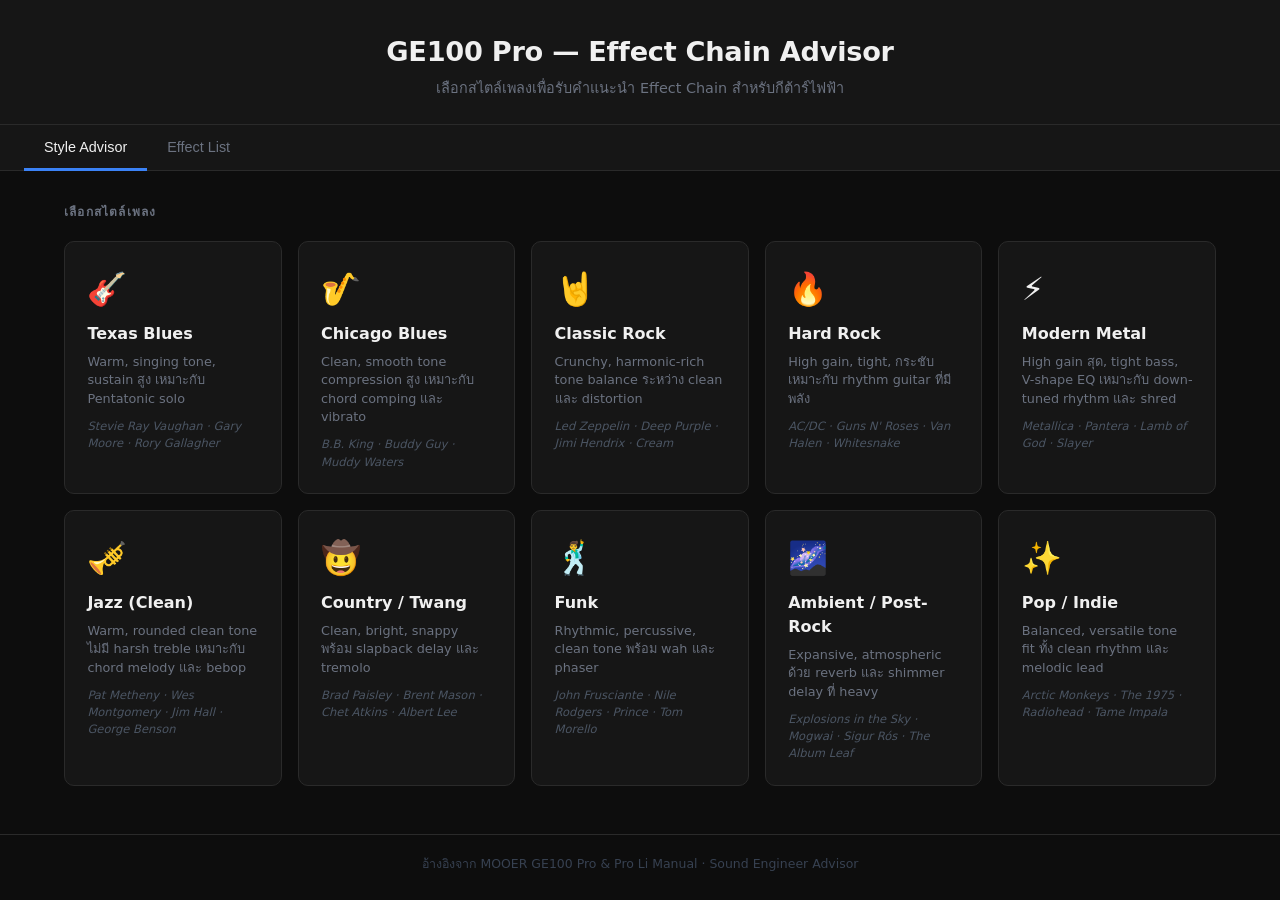
<file: public/ge100/index.html>
<!DOCTYPE html>
<html lang="th">
<head>
  <meta charset="UTF-8">
  <meta name="viewport" content="width=device-width, initial-scale=1.0">
  <title>GE100 Pro — Effect Chain Advisor</title>
  <link rel="stylesheet" href="css/styles.css">
</head>
<body>
  <header>
    <h1>GE100 Pro — Effect Chain Advisor</h1>
    <p>เลือกสไตล์เพลงเพื่อรับคำแนะนำ Effect Chain สำหรับกีต้าร์ไฟฟ้า</p>
  </header>

  <nav class="tab-nav">
    <button class="tab-btn tab-active" data-view="advisor" onclick="switchView('advisor')">Style Advisor</button>
    <button class="tab-btn" data-view="effects" onclick="switchView('effects')">Effect List</button>
  </nav>

  <main>
    <!-- ── Style Advisor ── -->
    <section id="style-selector">
      <h2>เลือกสไตล์เพลง</h2>
      <div id="style-grid" class="style-grid"></div>
    </section>

    <section id="recommendation" class="hidden">
      <div id="style-header"></div>
      <div id="chain-container"></div>
      <div id="tips-container"></div>
    </section>

    <!-- ── Effect List ── -->
    <section id="effect-list" class="hidden">
      <div class="effect-list-controls">
        <input type="text" id="effect-search" placeholder="ค้นหา effect, model, หรือ based on..." autocomplete="off" />
        <div id="category-filters" class="category-filters"></div>
      </div>
      <div id="effect-results"></div>
    </section>
  </main>

  <footer>
    <p>อ้างอิงจาก MOOER GE100 Pro &amp; Pro Li Manual · Sound Engineer Advisor</p>
  </footer>

  <script src="js/presets.js"></script>
  <script src="js/effects.js"></script>
  <script src="js/app.js"></script>
</body>
</html>
</file>
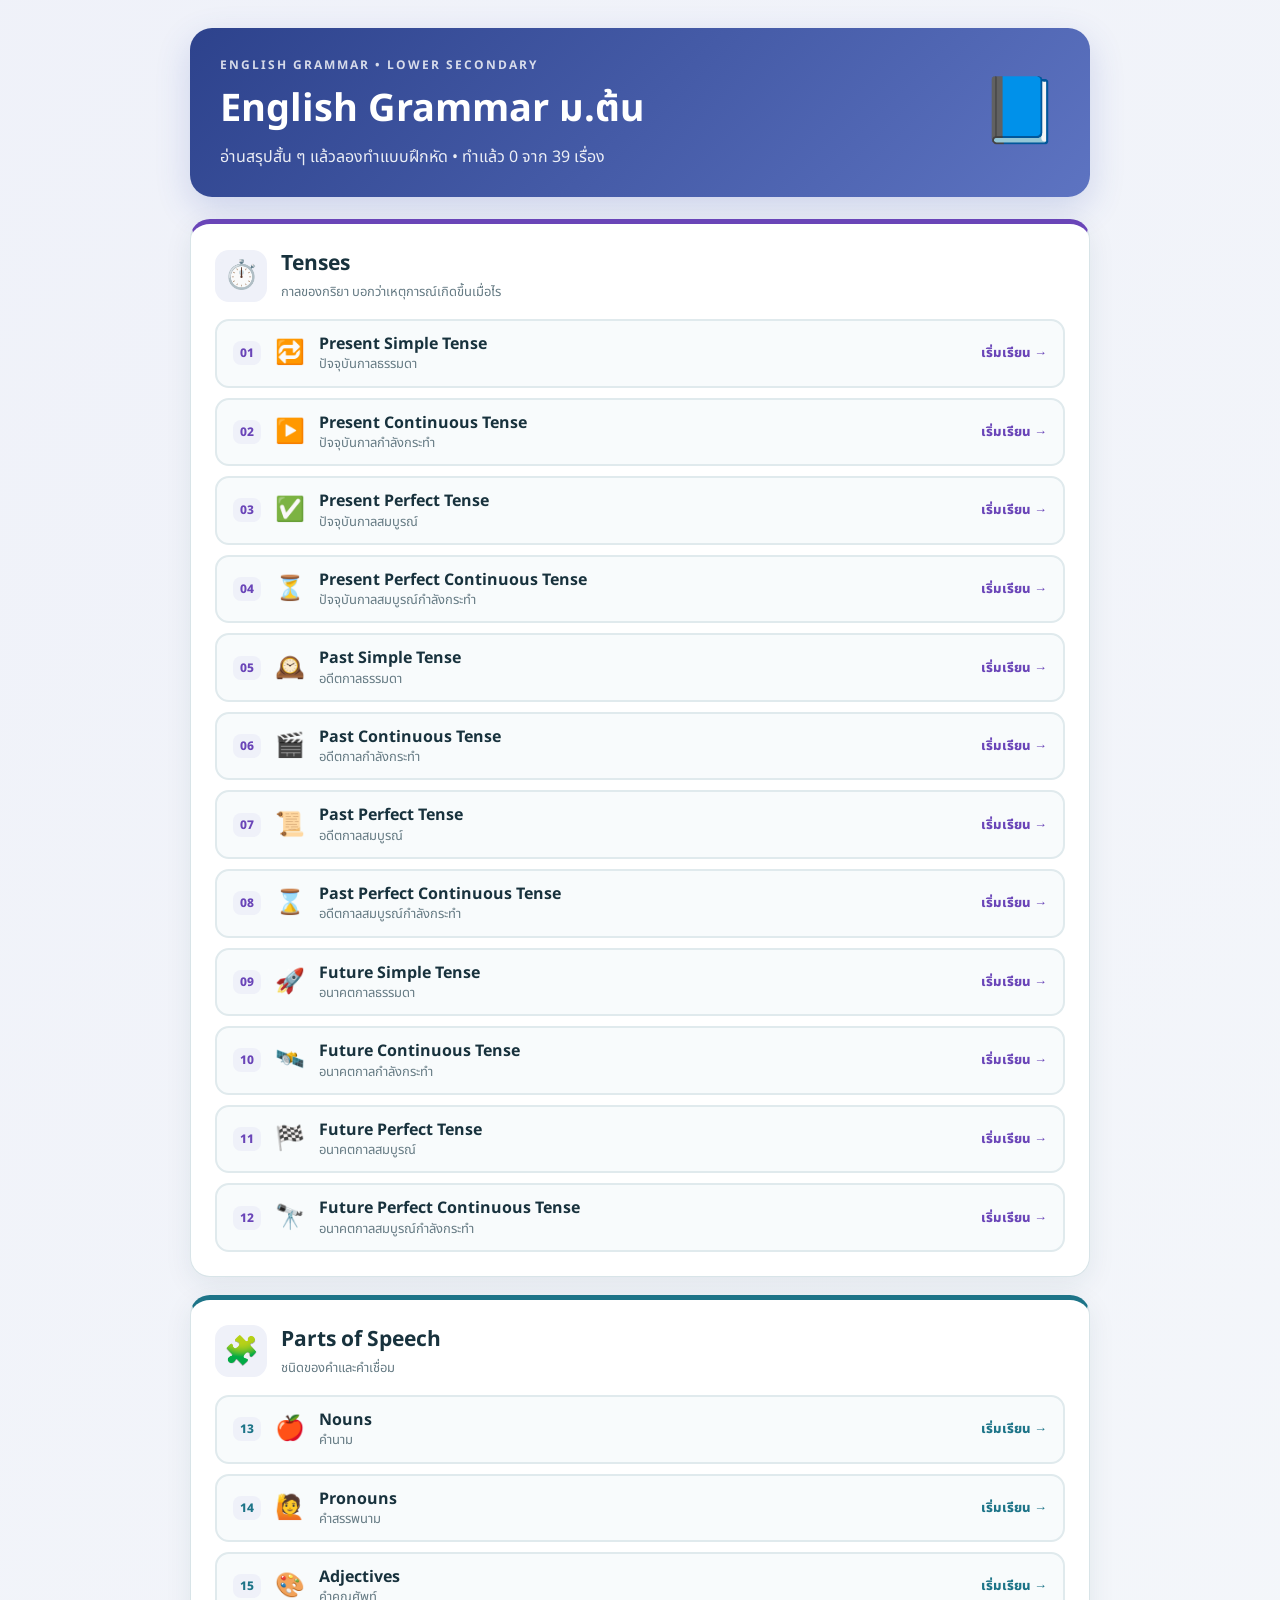
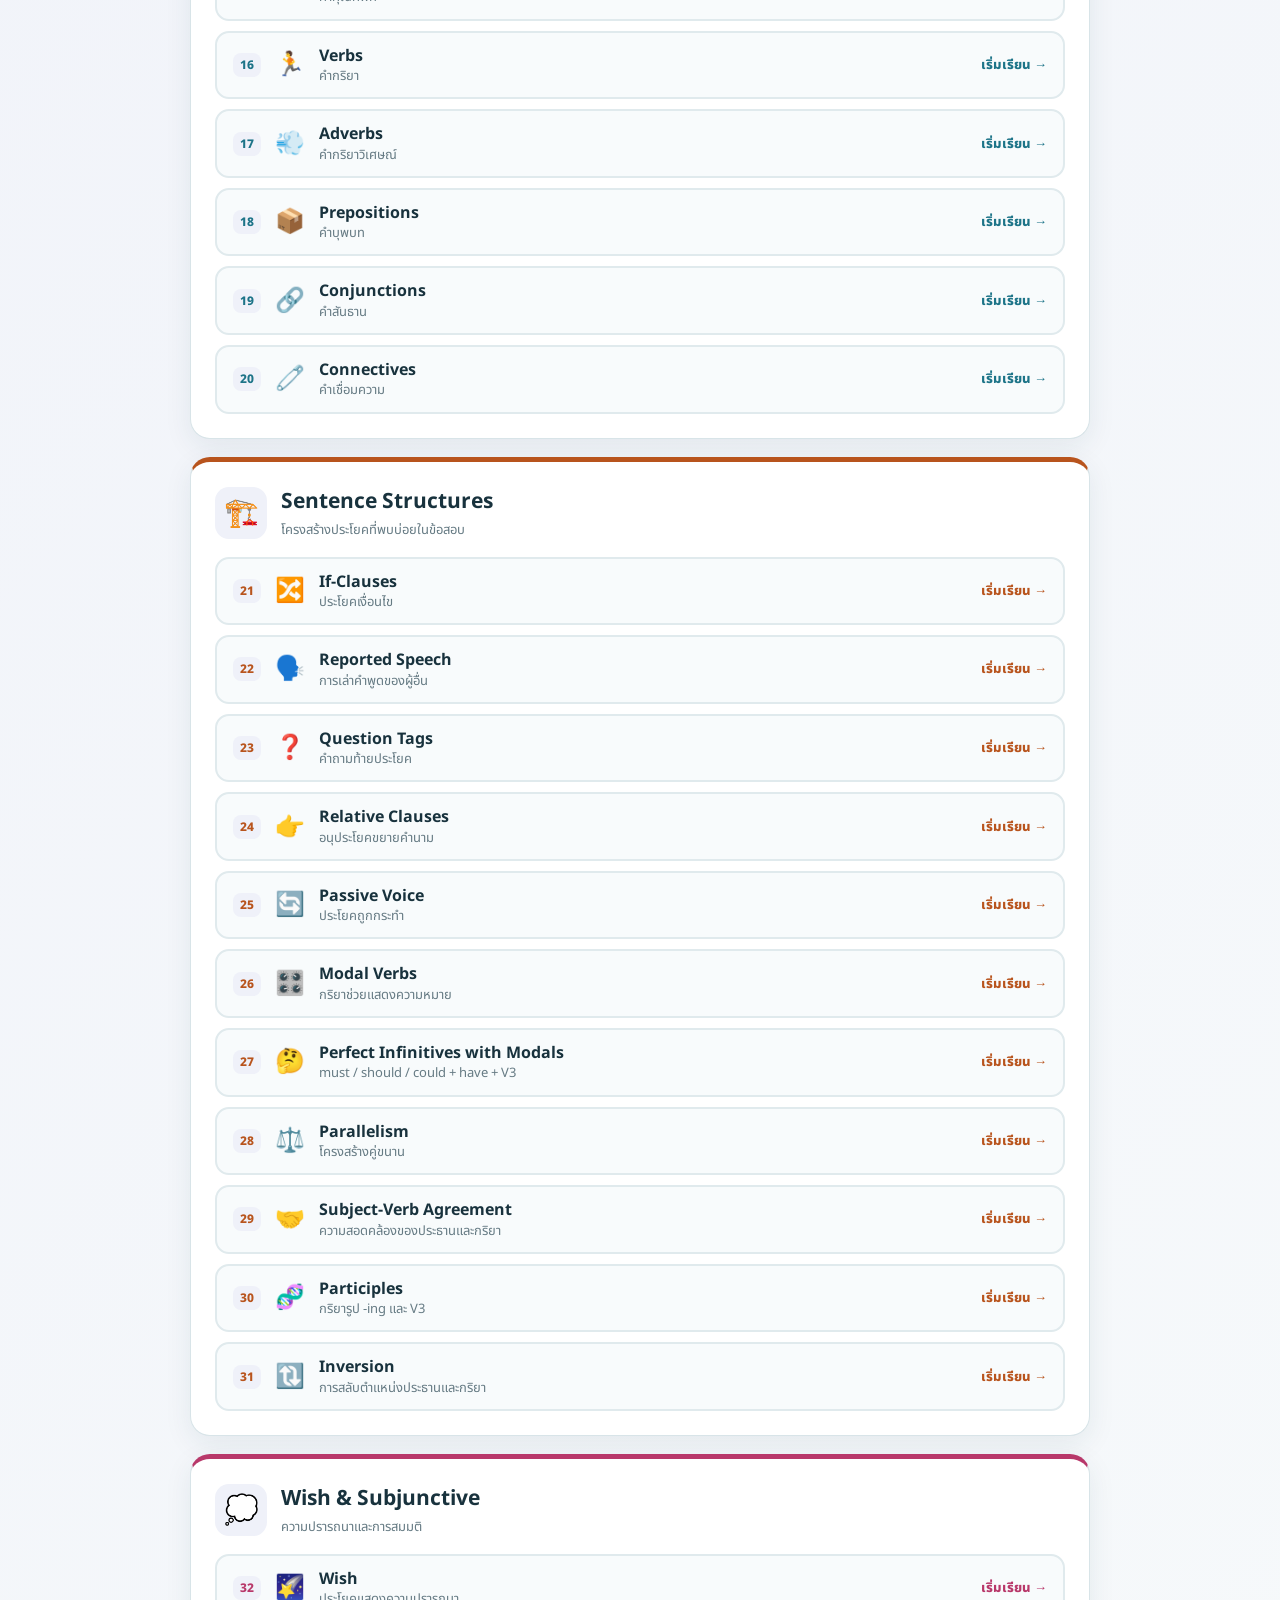
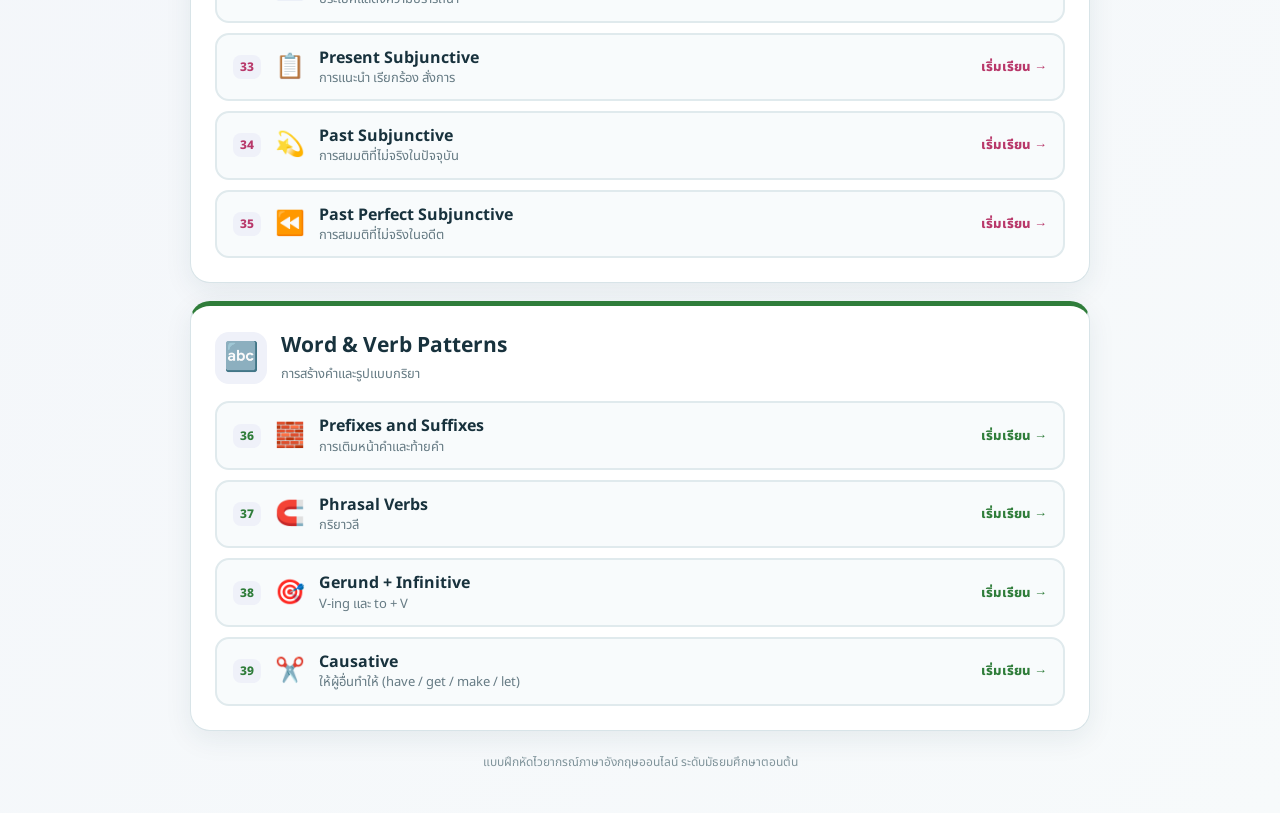
<file: public/grammar/index.html>
<!DOCTYPE html>
<html lang="th">
<head>
<meta charset="UTF-8">
<meta name="viewport" content="width=device-width, initial-scale=1.0">
<title>English Grammar ม.ต้น</title>
<link rel="preconnect" href="https://fonts.googleapis.com">
<link rel="preconnect" href="https://fonts.gstatic.com" crossorigin>
<link rel="stylesheet" href="https://fonts.googleapis.com/css2?family=Noto+Sans+Thai:wght@400;700;800;900&display=swap">
<link rel="stylesheet" href="style.css">
</head>
<body>
<div class="app">
  <header class="hero">
    <div>
      <div class="eyebrow" id="heroEyebrow">ENGLISH GRAMMAR</div>
      <h1 id="heroTitle">ไวยากรณ์ภาษาอังกฤษ</h1>
      <p id="heroSubtitle"></p>
    </div>
    <div class="hero-icon" id="heroIcon">📘</div>
  </header>

  <nav id="crumbs" class="crumbs hidden"></nav>

  <section id="loadingScreen" class="card status">กำลังโหลด...</section>

  <section id="errorScreen" class="card status hidden">
    <h2>โหลดข้อมูลไม่สำเร็จ</h2>
    <p id="errorMessage"></p>
    <a class="button secondary" href="#/">กลับหน้าแรก</a>
  </section>

  <section id="homeScreen" class="hidden">
    <div id="groupList" class="group-list"></div>
  </section>

  <section id="lessonScreen" class="hidden">
    <div class="lesson-bar">
      <span>📖 อ่านสรุปก่อนทำแบบฝึกหัด ใช้เวลาประมาณ 3 นาที</span>
      <a id="skipLink" class="skip-link" href="#/">ข้ามไปทำแบบฝึกหัด →</a>
    </div>
    <div id="lessonBody" class="lesson"></div>
    <div class="card lesson-cta">
      <h2>อ่านครบแล้ว พร้อมลองทำหรือยัง?</h2>
      <p id="lessonQuizInfo"></p>
      <button class="primary" onclick="startFromLesson()">เริ่มทำแบบฝึกหัด →</button>
    </div>
  </section>

  <main id="quizScreen" class="hidden">
    <div class="topbar">
      <div class="progress-wrap">
        <div class="progress-label"><span id="progressText"></span><span id="scoreText"></span></div>
        <div class="progress"><div id="progressBar"></div></div>
      </div>
      <button class="ghost" onclick="openLessonDialog()">📖 สรุป</button>
      <button class="ghost" onclick="confirmRestart()">เริ่มใหม่</button>
    </div>

    <section class="card question-card">
      <div class="question-number" id="questionNumber"></div>
      <h2 id="questionText"></h2>
      <div id="options" class="options"></div>

      <div id="feedback" class="feedback hidden"></div>

      <div class="actions">
        <button id="prevBtn" class="secondary" onclick="prevQuestion()">← ข้อก่อนหน้า</button>
        <button id="checkBtn" class="primary" onclick="checkAnswer()">ตรวจคำตอบ</button>
        <button id="nextBtn" class="primary hidden" onclick="nextQuestion()">ข้อถัดไป →</button>
      </div>
    </section>
  </main>

  <section id="resultScreen" class="card result hidden">
    <div class="result-icon">🎉</div>
    <h2>ทำแบบฝึกหัดครบแล้ว!</h2>
    <div class="score-circle"><span id="finalScore">0</span><small id="finalTotal">/ 0</small></div>
    <h3 id="resultTitle"></h3>
    <p id="resultMessage"></p>
    <div class="result-stats">
      <div><strong id="correctCount">0</strong><span>ตอบถูก</span></div>
      <div><strong id="wrongCount">0</strong><span>ตอบผิด</span></div>
      <div><strong id="percent">0%</strong><span>คิดเป็น</span></div>
    </div>
    <div class="result-actions">
      <button class="primary" onclick="startQuiz()">ทำอีกครั้ง (สุ่มชุดใหม่)</button>
      <button id="reviewBtn" class="secondary" onclick="reviewWrong()">ทบทวนข้อที่ผิด</button>
      <a id="lessonLink" class="button secondary" href="#/">อ่านสรุปอีกครั้ง</a>
      <a id="nextTopicLink" class="button secondary" href="#/">เรื่องถัดไป →</a>
    </div>
  </section>

  <footer>แบบฝึกหัดไวยากรณ์ภาษาอังกฤษออนไลน์ ระดับมัธยมศึกษาตอนต้น</footer>
</div>

<dialog id="lessonDialog" class="lesson-dialog">
  <div class="dialog-inner">
    <div class="dialog-head">
      <strong id="dialogTitle"></strong>
      <button class="ghost" onclick="closeLessonDialog()">ปิด ✕</button>
    </div>
    <div id="dialogBody" class="lesson"></div>
  </div>
</dialog>

<script src="app.js"></script>
</body>
</html>
</file>
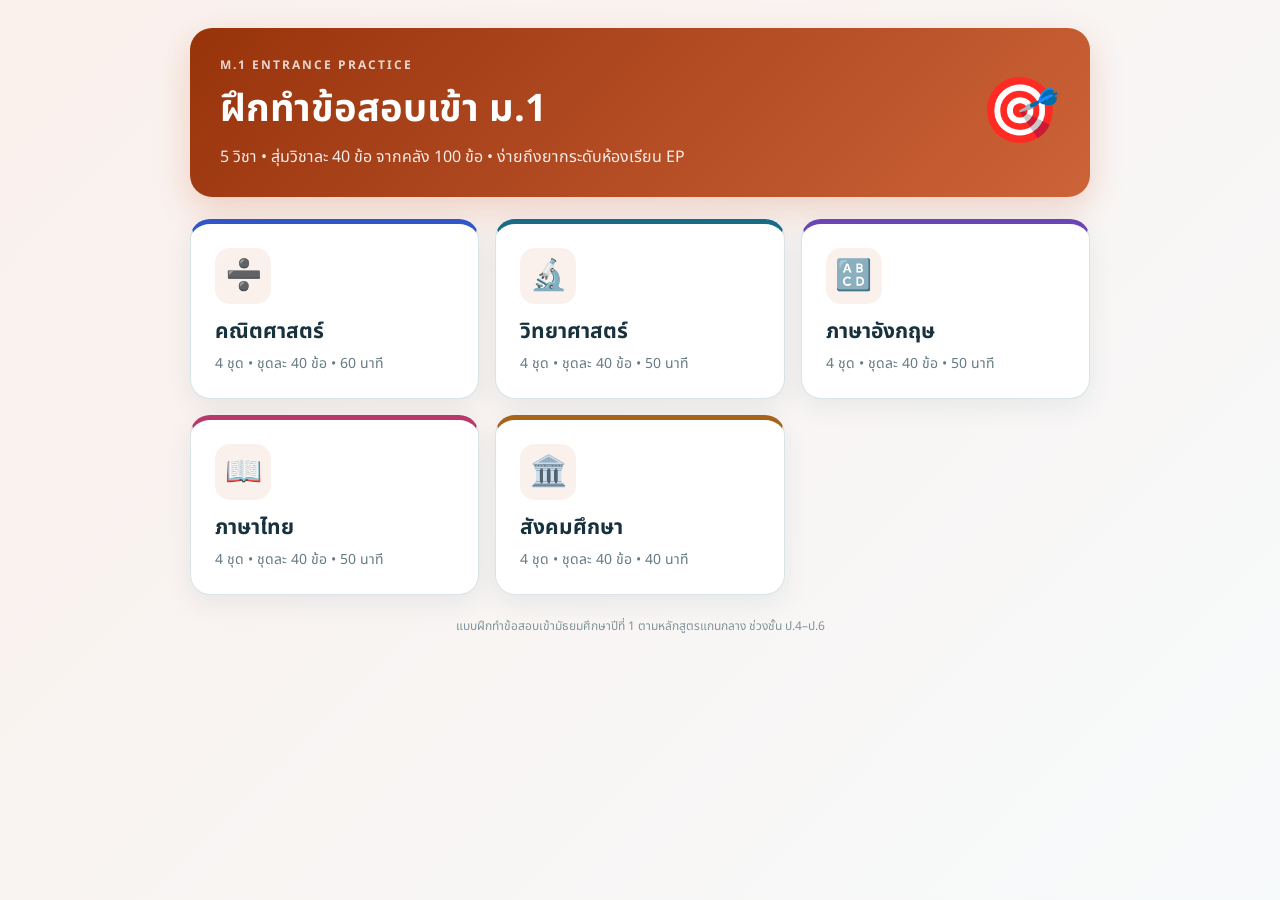
<file: public/onet/index.html>
<!DOCTYPE html>
<html lang="th">
<head>
<meta charset="UTF-8">
<meta name="viewport" content="width=device-width, initial-scale=1.0">
<title>ฝึกทำข้อสอบเข้า ม.1</title>
<link rel="preconnect" href="https://fonts.googleapis.com">
<link rel="preconnect" href="https://fonts.gstatic.com" crossorigin>
<link rel="stylesheet" href="https://fonts.googleapis.com/css2?family=Noto+Sans+Thai:wght@400;700;800;900&display=swap">
<link rel="stylesheet" href="style.css">
</head>
<body>
<div class="app">
  <header class="hero">
    <div>
      <div class="eyebrow" id="heroEyebrow">M.1 ENTRANCE PRACTICE</div>
      <h1 id="heroTitle">ฝึกทำข้อสอบเข้า ม.1</h1>
      <p id="heroSubtitle"></p>
    </div>
    <div class="hero-icon" id="heroIcon">🎯</div>
  </header>

  <nav id="crumbs" class="crumbs hidden"></nav>

  <section id="loadingScreen" class="card status">กำลังโหลด...</section>

  <section id="errorScreen" class="card status hidden">
    <h2>โหลดข้อมูลไม่สำเร็จ</h2>
    <p id="errorMessage"></p>
    <a class="button secondary" href="#/">กลับหน้าแรก</a>
  </section>

  <section id="homeScreen" class="hidden">
    <div id="subjectGrid" class="subject-grid"></div>
  </section>

  <section id="subjectScreen" class="hidden">
    <div class="card sets">
      <h2>เลือกชุดข้อสอบ</h2>
      <p id="setsInfo" class="muted"></p>
      <ul class="mode-help">
        <li><b>📝 ฝึกทำ</b> ตรวจคำตอบและอ่านเฉลยทีละข้อ ไม่จับเวลา</li>
        <li><b>⏱️ จำลองสอบ</b> <span id="examInfo"></span></li>
      </ul>
      <div id="setGrid" class="set-grid"></div>
    </div>

    <div class="card blueprint">
      <h2>เนื้อหาที่ออกสอบ</h2>
      <p class="muted">ทุกชุดแบ่งจำนวนข้อของแต่ละเรื่องเท่ากัน</p>
      <div class="table-wrap"><table id="blueprintTable"></table></div>
    </div>

    <div id="historyCard" class="card history hidden">
      <h2>ผลสอบล่าสุด</h2>
      <div id="historyList" class="history-list"></div>
    </div>
  </section>

  <main id="quizScreen" class="hidden">
    <div class="topbar">
      <div class="progress-wrap">
        <div class="progress-label"><span id="progressText"></span><span id="scoreText"></span></div>
        <div class="progress"><div id="progressBar"></div></div>
      </div>
      <span id="timer" class="timer hidden"></span>
      <button id="submitBtn" class="ghost hidden" onclick="confirmSubmit()">ส่งคำตอบ</button>
      <button id="restartBtn" class="ghost" onclick="confirmRestart()">เริ่มใหม่</button>
      <button id="resultBtn" class="ghost hidden" onclick="showResult()">หน้าผลคะแนน</button>
    </div>

    <section class="card question-card">
      <div class="question-head">
        <span class="question-number" id="questionNumber"></span>
        <span id="questionTags" class="tags"></span>
      </div>
      <h2 id="questionText"></h2>
      <img id="questionImage" class="figure hidden" alt="">
      <div id="options" class="options"></div>

      <div id="feedback" class="feedback hidden"></div>

      <div class="actions">
        <button id="prevBtn" class="secondary" onclick="prevQuestion()">← ข้อก่อนหน้า</button>
        <button id="flagBtn" class="secondary hidden" onclick="toggleFlag()"></button>
        <button id="checkBtn" class="primary" onclick="checkAnswer()">ตรวจคำตอบ</button>
        <button id="nextBtn" class="primary hidden" onclick="nextQuestion()">ข้อถัดไป →</button>
      </div>
    </section>

    <section id="navCard" class="card nav-card hidden">
      <div id="navLegend" class="nav-legend"></div>
      <div id="navGrid" class="nav-grid"></div>
    </section>
  </main>

  <section id="resultScreen" class="hidden">
    <div class="card result">
      <div class="result-icon" id="resultIcon">🎉</div>
      <h2 id="resultHeading"></h2>
      <div class="score-circle"><span id="finalScore">0</span><small id="finalTotal">/ 0</small></div>
      <h3 id="resultTitle"></h3>
      <p id="resultMessage"></p>
      <div class="result-stats">
        <div><strong id="correctCount">0</strong><span>ตอบถูก</span></div>
        <div><strong id="wrongCount">0</strong><span>ตอบผิด / ไม่ได้ตอบ</span></div>
        <div><strong id="percent">0%</strong><span>คิดเป็น</span></div>
      </div>
      <div class="result-actions">
        <button id="reviewBtn" class="primary" onclick="review(true)">ทบทวนข้อที่ผิด</button>
        <button class="secondary" onclick="review(false)">ดูเฉลยทุกข้อ</button>
        <button class="secondary" onclick="startQuiz(mode)">ทำชุดนี้อีกครั้ง</button>
        <a id="nextSetLink" class="button secondary" href="#/">ชุดถัดไป →</a>
        <a id="subjectLink" class="button secondary" href="#/">เลือกชุดอื่น</a>
      </div>
    </div>

    <div class="card breakdown">
      <h3>คะแนนแยกตามระดับ</h3>
      <div id="levelBreakdown" class="bars"></div>
      <h3>คะแนนแยกตามเรื่อง</h3>
      <div id="topicBreakdown" class="bars"></div>
    </div>
  </section>

  <footer>แบบฝึกทำข้อสอบเข้ามัธยมศึกษาปีที่ 1 ตามหลักสูตรแกนกลาง ช่วงชั้น ป.4–ป.6</footer>
</div>

<script src="app.js"></script>
</body>
</html>
</file>
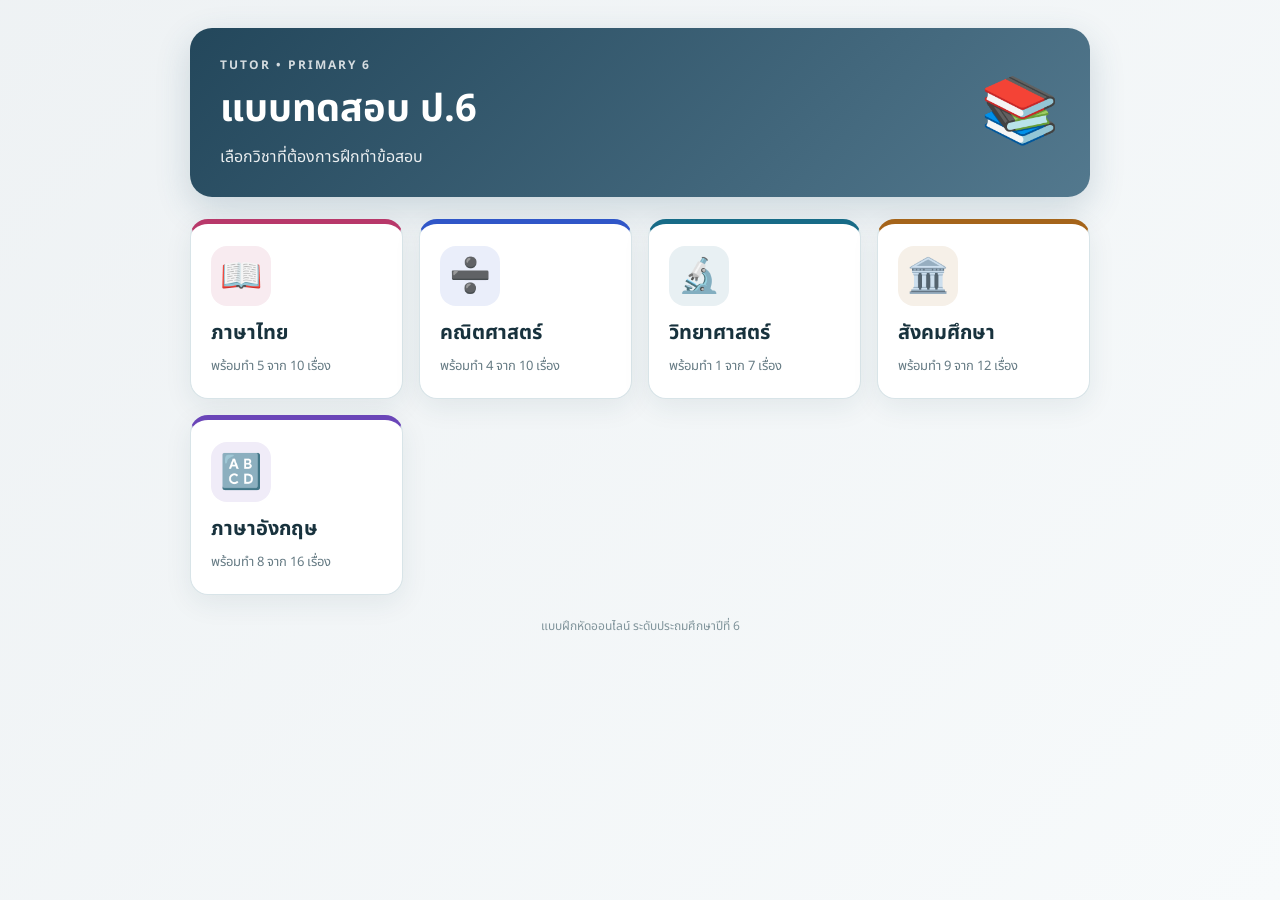
<file: public/tutor/index.html>
<!DOCTYPE html>
<html lang="th">
<head>
<meta charset="UTF-8">
<meta name="viewport" content="width=device-width, initial-scale=1.0">
<title>แบบทดสอบ ป.6</title>
<link rel="preconnect" href="https://fonts.googleapis.com">
<link rel="preconnect" href="https://fonts.gstatic.com" crossorigin>
<link rel="stylesheet" href="https://fonts.googleapis.com/css2?family=Noto+Sans+Thai:wght@400;700;800;900&display=swap">
<link rel="stylesheet" href="style.css">
</head>
<body>
<div class="app">
  <header class="hero">
    <div>
      <div class="eyebrow" id="heroEyebrow">TUTOR • PRIMARY 6</div>
      <h1 id="heroTitle">แบบทดสอบ ป.6</h1>
      <p id="heroSubtitle">เลือกวิชาที่ต้องการฝึกทำข้อสอบ</p>
    </div>
    <div class="hero-icon" id="heroIcon">📚</div>
  </header>

  <nav id="crumbs" class="crumbs hidden"></nav>

  <section id="loadingScreen" class="card status">กำลังโหลด...</section>

  <section id="errorScreen" class="card status hidden">
    <h2>โหลดข้อมูลไม่สำเร็จ</h2>
    <p id="errorMessage"></p>
    <a class="button secondary" href="#/">กลับหน้าแรก</a>
  </section>

  <section id="homeScreen" class="hidden">
    <div id="subjectGrid" class="subject-grid"></div>
  </section>

  <section id="subjectScreen" class="card hidden">
    <div id="topicList" class="topic-list"></div>
  </section>

  <section id="startScreen" class="card start-screen hidden">
    <h2>พร้อมทำข้อสอบหรือยัง?</h2>
    <p id="startInfo"></p>
    <ul>
      <li>เลือกคำตอบแล้วกด <b>ตรวจคำตอบ</b></li>
      <li>ระบบจะแสดงเฉลยและคำอธิบายทันที</li>
      <li>สามารถย้อนกลับไปดูข้อก่อนหน้าได้</li>
      <li>เมื่อทำครบ ระบบจะคำนวณคะแนนและสรุปผล</li>
    </ul>
    <button class="primary" onclick="startQuiz()">เริ่มทำข้อสอบ</button>
  </section>

  <main id="quizScreen" class="hidden">
    <div class="topbar">
      <div class="progress-wrap">
        <div class="progress-label"><span id="progressText"></span><span id="scoreText"></span></div>
        <div class="progress"><div id="progressBar"></div></div>
      </div>
      <button class="ghost" onclick="confirmRestart()">เริ่มใหม่</button>
    </div>

    <section class="card question-card">
      <div class="question-number" id="questionNumber"></div>
      <h2 id="questionText"></h2>
      <div id="options" class="options"></div>

      <div id="feedback" class="feedback hidden"></div>

      <div class="actions">
        <button id="prevBtn" class="secondary" onclick="prevQuestion()">← ข้อก่อนหน้า</button>
        <button id="checkBtn" class="primary" onclick="checkAnswer()">ตรวจคำตอบ</button>
        <button id="nextBtn" class="primary hidden" onclick="nextQuestion()">ข้อถัดไป →</button>
      </div>
    </section>
  </main>

  <section id="resultScreen" class="card result hidden">
    <div class="result-icon">🎉</div>
    <h2>ทำข้อสอบครบแล้ว!</h2>
    <div class="score-circle"><span id="finalScore">0</span><small id="finalTotal">/ 0</small></div>
    <h3 id="resultTitle"></h3>
    <p id="resultMessage"></p>
    <div class="result-stats">
      <div><strong id="correctCount">0</strong><span>ตอบถูก</span></div>
      <div><strong id="wrongCount">0</strong><span>ตอบผิด</span></div>
      <div><strong id="percent">0%</strong><span>คิดเป็น</span></div>
    </div>
    <div class="result-actions">
      <button class="primary" onclick="startQuiz()">ทำข้อสอบอีกครั้ง</button>
      <button id="reviewBtn" class="secondary" onclick="reviewWrong()">ทบทวนข้อที่ผิด</button>
      <a id="otherTopicLink" class="button secondary" href="#/">เลือกเรื่องอื่น</a>
    </div>
  </section>

  <footer>แบบฝึกหัดออนไลน์ ระดับประถมศึกษาปีที่ 6</footer>
</div>
<script src="quiz.js"></script>
</body>
</html>
</file>
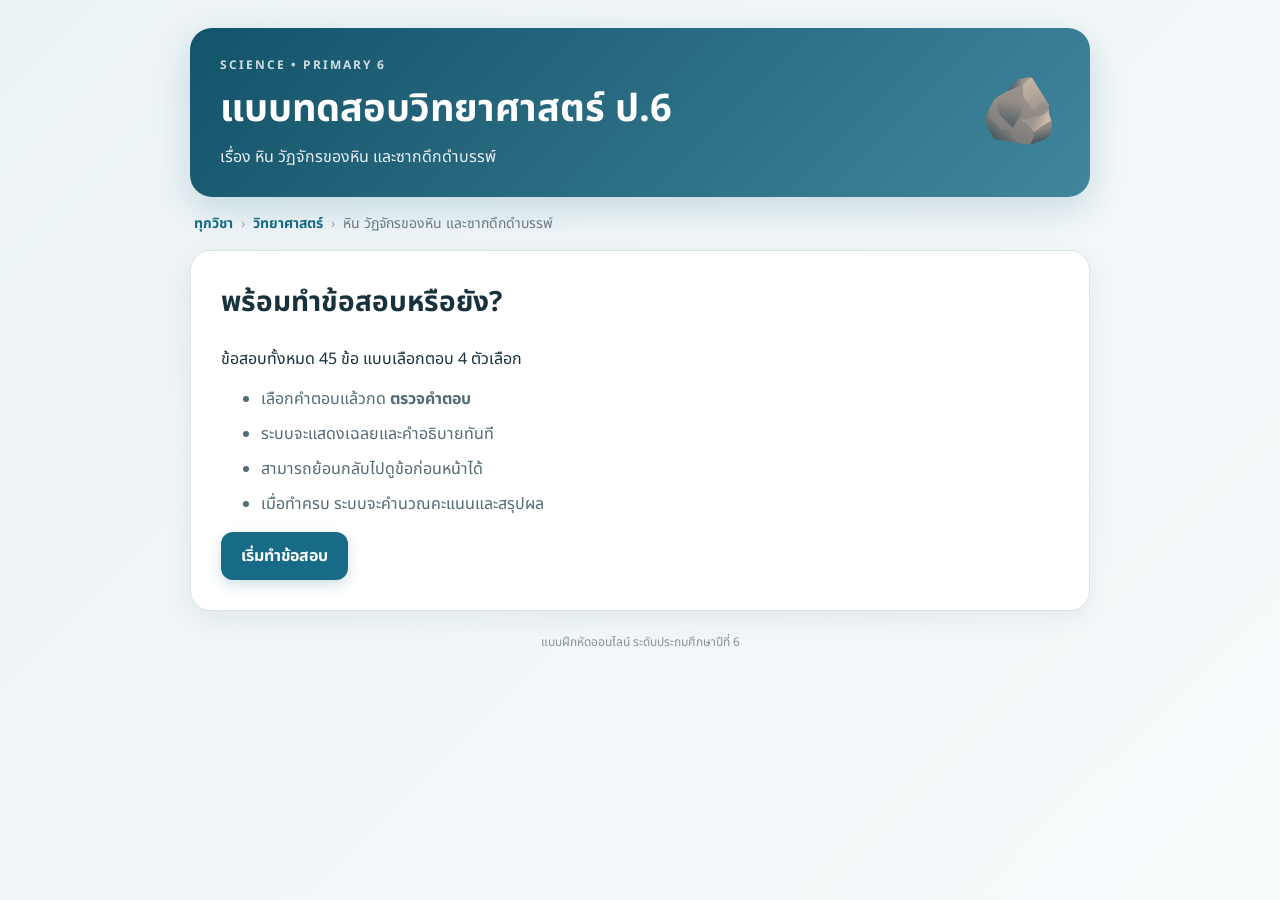
<file: public/tutor/science/index.html>
<!DOCTYPE html>
<html lang="th">
<head>
<meta charset="UTF-8">
<title>แบบทดสอบวิทยาศาสตร์ ป.6</title>
<meta http-equiv="refresh" content="0; url=../#/science/rocks">
<script>location.replace('../#/science/rocks');</script>
</head>
<body><a href="../#/science/rocks">ไปยังแบบทดสอบวิทยาศาสตร์ ป.6</a></body>
</html>
</file>
<file: public/ge100/css/styles.css>
:root {
  --bg-primary:   #0d0d0d;
  --bg-secondary: #161616;
  --bg-tertiary:  #1f1f1f;
  --text-primary: #f0f0f0;
  --text-muted:   #6b7280;
  --accent:       #3b82f6;
  --border:       #2a2a2a;
  --radius:       10px;
}

*, *::before, *::after { box-sizing: border-box; margin: 0; padding: 0; }

body {
  background: var(--bg-primary);
  color: var(--text-primary);
  font-family: 'Segoe UI', system-ui, -apple-system, sans-serif;
  min-height: 100vh;
  line-height: 1.5;
}

/* ── Header ── */
header {
  padding: 2rem 1.5rem 1.5rem;
  text-align: center;
  border-bottom: 1px solid var(--border);
  background: var(--bg-secondary);
}
header h1 {
  font-size: 1.7rem;
  font-weight: 700;
  letter-spacing: -0.01em;
  margin-bottom: 0.35rem;
}
header p { color: var(--text-muted); font-size: 0.9rem; }

/* ── Main ── */
main {
  max-width: 1200px;
  margin: 0 auto;
  padding: 2rem 1.5rem 3rem;
}

.hidden { display: none !important; }

/* ── Section labels ── */
.section-label {
  font-size: 0.75rem;
  font-weight: 700;
  text-transform: uppercase;
  letter-spacing: 0.1em;
  color: var(--text-muted);
  margin-bottom: 1rem;
}

/* ── Style selector ── */
#style-selector > h2 {
  font-size: 0.75rem;
  font-weight: 700;
  text-transform: uppercase;
  letter-spacing: 0.1em;
  color: var(--text-muted);
  margin-bottom: 1.25rem;
}

.style-grid {
  display: grid;
  grid-template-columns: repeat(auto-fill, minmax(200px, 1fr));
  gap: 1rem;
}

.style-card {
  background: var(--bg-secondary);
  border: 1px solid var(--border);
  border-radius: var(--radius);
  padding: 1.4rem;
  cursor: pointer;
  transition: transform 0.12s ease, border-color 0.12s ease, background 0.12s ease;
}
.style-card:hover {
  transform: translateY(-3px);
  border-color: var(--accent);
  background: var(--bg-tertiary);
}
.style-card .style-icon { font-size: 2rem; margin-bottom: 0.6rem; }
.style-card h3 { font-size: 1rem; font-weight: 600; margin-bottom: 0.4rem; }
.style-card p  { font-size: 0.8rem; color: var(--text-muted); line-height: 1.45; margin-bottom: 0.6rem; }
.artists       { font-size: 0.72rem; color: #4b5563; font-style: italic; }

/* ── Recommendation header ── */
.back-btn {
  display: inline-block;
  background: none;
  border: 1px solid var(--border);
  color: var(--text-muted);
  padding: 0.45rem 0.9rem;
  border-radius: 6px;
  cursor: pointer;
  font-size: 0.85rem;
  margin-bottom: 1.5rem;
  transition: color 0.12s, border-color 0.12s;
}
.back-btn:hover { color: var(--text-primary); border-color: #6b7280; }

.style-title {
  display: flex;
  align-items: flex-start;
  gap: 1.1rem;
  margin-bottom: 2.5rem;
}
.style-icon-lg { font-size: 2.8rem; line-height: 1; flex-shrink: 0; }
.style-title h2 { font-size: 1.5rem; font-weight: 700; margin-bottom: 0.3rem; }
.style-desc { color: var(--text-muted); font-size: 0.88rem; margin-bottom: 0.3rem; }

/* ── Chain note ── */
.chain-note {
  display: inline-block;
  background: #2d1f00;
  border: 1px solid #78350f;
  color: #fbbf24;
  font-size: 0.78rem;
  padding: 0.4rem 0.75rem;
  border-radius: 6px;
  margin-bottom: 1rem;
}

/* ── Chain ── */
.chain-scroll {
  overflow-x: auto;
  padding-bottom: 1rem;
  scrollbar-width: thin;
  scrollbar-color: #374151 transparent;
}
.chain-scroll::-webkit-scrollbar { height: 4px; }
.chain-scroll::-webkit-scrollbar-track { background: transparent; }
.chain-scroll::-webkit-scrollbar-thumb { background: #374151; border-radius: 2px; }

.chain {
  display: flex;
  align-items: flex-start;
  min-width: max-content;
  padding: 0.5rem 0;
}

.block-wrapper {
  display: flex;
  align-items: center;
}

/* ── Effect block ── */
.effect-block {
  width: 158px;
  border: 2px solid;
  border-radius: var(--radius);
  overflow: hidden;
  transition: transform 0.12s ease, box-shadow 0.12s ease;
  flex-shrink: 0;
}
.effect-block:not(.block-disabled):hover {
  transform: translateY(-3px);
  box-shadow: 0 6px 20px rgba(0,0,0,0.5);
}
.block-disabled { opacity: 0.38; }

.block-header {
  display: flex;
  align-items: center;
  justify-content: space-between;
  padding: 0.35rem 0.55rem;
}
.block-category {
  font-size: 0.65rem;
  font-weight: 800;
  letter-spacing: 0.1em;
  color: rgba(0,0,0,0.75);
}
.off-badge {
  font-size: 0.58rem;
  font-weight: 700;
  background: rgba(0,0,0,0.25);
  color: rgba(0,0,0,0.6);
  padding: 1px 5px;
  border-radius: 3px;
  letter-spacing: 0.05em;
}

.block-body { padding: 0.55rem; }

.model-name {
  font-size: 0.75rem;
  font-weight: 600;
  line-height: 1.3;
  margin-bottom: 0.55rem;
  opacity: 0.95;
}

/* ── Parameters ── */
.params { display: flex; flex-direction: column; gap: 0.28rem; }

.param { display: flex; flex-direction: column; gap: 0.1rem; }

.param-top {
  display: flex;
  justify-content: space-between;
  align-items: baseline;
}

.param-name  { font-size: 0.62rem; opacity: 0.72; }
.param-value { font-size: 0.62rem; font-weight: 700; }

.param-bar {
  height: 3px;
  background: rgba(255,255,255,0.1);
  border-radius: 2px;
  overflow: hidden;
}
.param-fill {
  height: 100%;
  border-radius: 2px;
}

.param-unit {
  flex-direction: row;
  justify-content: space-between;
  align-items: center;
  padding: 0.15rem 0;
  border-top: 1px solid rgba(255,255,255,0.06);
  margin-top: 0.1rem;
}
.param-value-unit {
  font-size: 0.65rem;
  font-weight: 700;
  opacity: 0.9;
}

/* ── Arrow ── */
.arrow {
  font-size: 1.4rem;
  padding: 0 0.25rem;
  margin-top: 0.8rem;
  color: #4b5563;
  flex-shrink: 0;
  line-height: 1;
  user-select: none;
}
.arrow-dim { color: #2d2d2d; }

/* ── Legend ── */
.chain-legend {
  display: flex;
  gap: 1.5rem;
  font-size: 0.75rem;
  margin-top: 0.75rem;
  margin-bottom: 2rem;
}
.legend-enabled { color: #22c55e; }
.legend-disabled { color: #4b5563; }

/* ── Tips ── */
.tips {
  background: var(--bg-secondary);
  border: 1px solid var(--border);
  border-radius: var(--radius);
  padding: 1.4rem 1.5rem;
}
.tips ul { list-style: none; display: flex; flex-direction: column; gap: 0.55rem; margin-top: 0.5rem; }
.tips li {
  font-size: 0.87rem;
  color: #9ca3af;
  padding-left: 1.2rem;
  position: relative;
  line-height: 1.5;
}
.tips li::before { content: '→'; position: absolute; left: 0; color: var(--accent); }

/* ── Footer ── */
footer {
  text-align: center;
  padding: 1.25rem;
  color: #374151;
  font-size: 0.78rem;
  border-top: 1px solid var(--border);
}

/* ── Tab Nav ── */
.tab-nav {
  display: flex;
  gap: 0;
  background: var(--bg-secondary);
  border-bottom: 1px solid var(--border);
  padding: 0 1.5rem;
}
.tab-btn {
  background: none;
  border: none;
  border-bottom: 3px solid transparent;
  color: var(--text-muted);
  padding: 0.85rem 1.25rem;
  font-size: 0.9rem;
  font-weight: 500;
  cursor: pointer;
  transition: color 0.15s, border-color 0.15s;
  margin-bottom: -1px;
}
.tab-btn:hover { color: var(--text-primary); }
.tab-active { color: var(--text-primary) !important; border-bottom-color: var(--accent) !important; }

/* ── Effect List Controls ── */
.effect-list-controls {
  margin-bottom: 1.75rem;
}
#effect-search {
  width: 100%;
  background: var(--bg-secondary);
  border: 1px solid var(--border);
  border-radius: var(--radius);
  color: var(--text-primary);
  font-size: 0.95rem;
  padding: 0.7rem 1rem;
  outline: none;
  transition: border-color 0.15s;
  margin-bottom: 0.9rem;
}
#effect-search::placeholder { color: var(--text-muted); }
#effect-search:focus { border-color: var(--accent); }

/* ── Category Filter Chips ── */
.category-filters {
  display: flex;
  flex-wrap: wrap;
  gap: 0.45rem;
}
.chip {
  background: var(--bg-secondary);
  border: 1px solid var(--border);
  color: var(--text-muted);
  padding: 0.3rem 0.75rem;
  border-radius: 20px;
  font-size: 0.78rem;
  cursor: pointer;
  transition: color 0.12s, border-color 0.12s, background 0.12s;
}
.chip:hover { color: var(--text-primary); border-color: #6b7280; }
.chip-active {
  background: var(--chip-color, var(--accent));
  border-color: var(--chip-color, var(--accent));
  color: rgba(0,0,0,0.8);
  font-weight: 600;
}

/* ── Category Section ── */
.cat-section { margin-bottom: 2.5rem; }
.cat-header {
  display: flex;
  align-items: center;
  gap: 0.5rem;
  margin-bottom: 0.9rem;
}
.cat-dot {
  width: 10px;
  height: 10px;
  border-radius: 50%;
  flex-shrink: 0;
}
.cat-label {
  font-size: 0.8rem;
  font-weight: 700;
  text-transform: uppercase;
  letter-spacing: 0.08em;
  color: var(--text-muted);
}
.cat-note {
  font-size: 0.65rem;
  color: #6b7280;
  background: #1f2937;
  border: 1px solid #374151;
  padding: 1px 6px;
  border-radius: 4px;
}
.cat-count {
  font-size: 0.72rem;
  color: #4b5563;
  margin-left: auto;
}

/* ── Effect Cards Grid ── */
.ecards-grid {
  display: grid;
  grid-template-columns: repeat(auto-fill, minmax(200px, 1fr));
  gap: 0.7rem;
}
.ecard {
  border: 1px solid;
  border-radius: var(--radius);
  overflow: hidden;
  transition: transform 0.12s ease, box-shadow 0.12s ease;
}
.ecard:hover {
  transform: translateY(-2px);
  box-shadow: 0 4px 16px rgba(0,0,0,0.4);
}
.ecard-head {
  padding: 0.28rem 0.55rem;
}
.ecard-cat {
  font-size: 0.6rem;
  font-weight: 800;
  letter-spacing: 0.1em;
  color: rgba(0,0,0,0.7);
}
.ecard-no {
  font-size: 0.58rem;
  font-weight: 700;
  color: rgba(0,0,0,0.5);
  margin-left: auto;
}
.ecard-body {
  padding: 0.6rem 0.7rem 0.7rem;
  display: flex;
  flex-direction: column;
  gap: 0.25rem;
}
.ecard-name {
  font-size: 0.85rem;
  font-weight: 600;
  line-height: 1.3;
}
.ecard-based {
  font-size: 0.68rem;
  opacity: 0.6;
  font-style: italic;
}
.ecard-desc {
  font-size: 0.75rem;
  opacity: 0.8;
  line-height: 1.45;
}

/* ── Search highlight ── */
mark.hl {
  background: rgba(251, 191, 36, 0.35);
  color: inherit;
  border-radius: 2px;
  padding: 0 1px;
}

/* ── No Results ── */
.no-results {
  text-align: center;
  padding: 3rem 1rem;
  color: var(--text-muted);
}
.no-results-icon { font-size: 2.5rem; margin-bottom: 0.75rem; }
.no-results p { font-size: 0.9rem; }
.no-results strong { color: var(--text-primary); }

/* ── Responsive ── */
@media (max-width: 640px) {
  header h1 { font-size: 1.3rem; }
  .style-grid { grid-template-columns: 1fr 1fr; gap: 0.75rem; }
  .style-card { padding: 1rem; }
  .style-icon-lg { font-size: 2.2rem; }
  .style-title h2 { font-size: 1.25rem; }
  main { padding: 1.25rem 1rem 2.5rem; }
}
@media (max-width: 380px) {
  .style-grid { grid-template-columns: 1fr; }
}
</file>
<file: public/grammar/style.css>
*{box-sizing:border-box}
:root{--primary:#3a55b4;--primary2:color-mix(in srgb,var(--primary) 78%,#000);--tint:color-mix(in srgb,var(--primary) 8%,#fff);--tint2:color-mix(in srgb,var(--primary) 17%,#fff);--bg:#eef5f7;--card:#fff;--text:#18323d;--muted:#667b84;--green:#238b57;--red:#c84545;--border:#d8e4e8;--mark:#fff1b8}
body{margin:0;font-family:"Noto Sans Thai","Tahoma",sans-serif;background:linear-gradient(135deg,var(--tint),#f7fafb);color:var(--text);min-height:100vh}
.app{width:min(900px,94%);margin:auto;padding:28px 0 20px}
.hero{background:linear-gradient(135deg,var(--primary2),color-mix(in srgb,var(--primary) 82%,#fff));color:#fff;border-radius:22px;padding:28px 30px;display:flex;justify-content:space-between;align-items:center;gap:16px;box-shadow:0 12px 35px color-mix(in srgb,var(--primary) 20%,transparent);margin-bottom:22px}
.eyebrow{font-size:12px;letter-spacing:2px;opacity:.8;font-weight:700}
h1{font-size:clamp(25px,4vw,38px);margin:7px 0}
.hero p{margin:0;opacity:.9;font-size:16px}
.hero-icon{font-size:64px}
.card{background:var(--card);border:1px solid var(--border);border-radius:20px;padding:30px;box-shadow:0 8px 28px rgba(25,60,72,.08)}
button,.button{display:inline-block;border:0;border-radius:12px;padding:12px 20px;font:inherit;font-weight:700;text-decoration:none;cursor:pointer;transition:.18s transform,.18s background,.18s box-shadow}
button:hover,.button:hover{transform:translateY(-1px)}
button:disabled{opacity:.45;cursor:not-allowed;transform:none}
.primary{background:var(--primary);color:#fff;box-shadow:0 5px 14px color-mix(in srgb,var(--primary) 20%,transparent)}
.primary:hover:not(:disabled){background:var(--primary2)}
.secondary{background:#edf3f5;color:#31515c}
.ghost{background:transparent;color:var(--primary);border:1px solid var(--border);white-space:nowrap}
.hidden{display:none!important}
mark{background:var(--mark);color:inherit;font-weight:700;padding:0 3px;border-radius:4px}

.crumbs{display:flex;flex-wrap:wrap;align-items:center;gap:8px;font-size:14px;color:var(--muted);margin:-6px 4px 16px}
.crumbs a{color:var(--primary);font-weight:700;text-decoration:none}
.crumbs a:hover{text-decoration:underline}
.crumbs .sep{opacity:.6}
.status{text-align:center;color:var(--muted)}
.status h2{color:var(--text);margin-top:0}

/* Home: groups of topics */
.group-list{display:grid;gap:18px}
.group{border-top:5px solid var(--primary);padding:24px}
.group-head{display:flex;align-items:center;gap:14px;margin-bottom:16px}
.group-head h2{margin:0;font-size:21px}
.group-icon{font-size:28px;width:52px;height:52px;flex:none;display:grid;place-items:center;border-radius:14px;background:var(--tint)}
.group-meta{font-size:13px;color:var(--muted)}
.topic-list{display:grid;gap:10px}
.topic{display:flex;align-items:center;gap:12px;padding:12px 16px;background:#f8fbfc;border:2px solid #e0eaed;border-radius:14px;color:var(--text);text-decoration:none;transition:.18s border-color,.18s background}
a.topic:hover{border-color:var(--primary);background:var(--tint)}
.topic-num{flex:none;font-size:12px;font-weight:800;color:var(--primary);background:var(--tint);border-radius:8px;padding:3px 7px}
.topic-icon{flex:none;width:34px;font-size:24px;text-align:center}
.topic-title{flex:1;display:flex;flex-direction:column;font-weight:700;line-height:1.4}
.topic-title small{font-weight:400;font-size:13px;color:var(--muted)}
.topic-status{flex:none;font-size:13px;font-weight:800;color:var(--primary)}
.topic-status.scored{color:var(--green);background:#eaf7f0;padding:4px 10px;border-radius:99px}
.topic.soon{color:var(--muted)}
.topic.soon .topic-icon,.topic.soon .topic-num{opacity:.55}
.topic.soon .topic-status{font-weight:700;color:var(--muted);background:#edf1f2;padding:4px 10px;border-radius:99px}

/* Lesson summary */
.lesson-bar{display:flex;justify-content:space-between;align-items:center;flex-wrap:wrap;gap:8px 16px;font-size:14px;color:var(--muted);margin:0 4px 14px}
.skip-link{color:var(--primary);font-weight:700;text-decoration:none}
.skip-link:hover{text-decoration:underline}
.lesson{display:grid;gap:16px}
.lesson .card{padding:24px 26px}
.lesson-label{font-size:13px;font-weight:800;letter-spacing:.5px;color:var(--primary);margin-bottom:6px}
.lesson-intro{background:var(--tint);border-color:var(--tint2)}
.lesson-summary{font-size:19px;line-height:1.7;margin:0}
.lesson-section h3{margin:0 0 14px;font-size:19px}
.lesson-section>*+*:not(h3){margin-top:14px}
.lesson-text{margin:0;line-height:1.75}
.lesson-list{margin:0;padding-left:22px;line-height:1.75}
.lesson-list li+li{margin-top:6px}
.chips{display:flex;flex-wrap:wrap;gap:8px}
.chip{background:var(--tint);border:1px solid var(--tint2);color:var(--primary2);border-radius:99px;padding:5px 13px;font-weight:700;font-size:15px}
.formulas{display:grid;gap:10px}
.formula{display:grid;grid-template-columns:110px 1fr;gap:4px 14px;align-items:baseline;padding:12px 14px;border-radius:12px;background:#f8fbfc;border:1px solid #e3ecef}
.formula-label{grid-row:span 2;font-size:13px;font-weight:800;color:var(--primary);align-self:center}
.formula-text{font-weight:800;font-size:17px}
.formula-example{color:var(--muted);font-style:italic}
.table-wrap{overflow-x:auto;border-radius:12px;border:1px solid #e3ecef}
table{border-collapse:collapse;width:100%;font-size:15px}
th{background:var(--tint);color:var(--primary2);text-align:left;padding:10px 12px;white-space:nowrap}
td{padding:10px 12px;border-top:1px solid #e3ecef;vertical-align:top;line-height:1.6}
.examples{display:grid;gap:10px}
.example{padding:12px 16px;border-left:4px solid var(--primary);background:#f8fbfc;border-radius:0 12px 12px 0}
.example-en{font-size:17px;font-weight:700}
.example-th{color:var(--muted);margin-top:3px}
.mistakes{display:grid;gap:12px}
.mistake{padding:12px 16px;border-radius:12px;background:#fffaf5;border:1px solid #f1dfcb}
.mistake-wrong,.mistake-right{display:flex;gap:10px;align-items:baseline;font-size:16px}
.mistake-wrong{color:var(--red)}
.mistake-wrong span:last-child{text-decoration:line-through;text-decoration-thickness:1px}
.mistake-right{color:var(--green);font-weight:700;margin-top:4px}
.mark-icon{flex:none;font-weight:900;width:16px}
.mistake-why{color:#6d5a45;font-size:14px;margin:6px 0 0 26px;line-height:1.6}
.lesson-tip{background:#fff8e1;border-color:#f3e2a6}
.lesson-tip .lesson-label{color:#9a6a00}
.lesson-tip p{margin:0;font-size:17px;line-height:1.75}
.lesson-cta{text-align:center;margin-top:16px}
.lesson-cta h2{margin:0 0 6px;font-size:23px}
.lesson-cta p{color:var(--muted);margin:0 0 18px}

/* Lesson pop-up during the quiz */
.lesson-dialog{width:min(820px,94vw);max-height:88vh;padding:0;border:0;border-radius:20px;background:var(--bg);color:var(--text);box-shadow:0 20px 60px rgba(0,0,0,.25)}
.lesson-dialog::backdrop{background:rgba(15,30,40,.45)}
.dialog-inner{display:flex;flex-direction:column;max-height:88vh}
.dialog-head{display:flex;justify-content:space-between;align-items:center;gap:12px;padding:14px 20px;background:var(--card);border-bottom:1px solid var(--border)}
#dialogBody{overflow-y:auto;padding:18px}

/* Quiz */
.topbar{display:flex;gap:10px;align-items:center;margin-bottom:16px}
.progress-wrap{flex:1;margin-right:8px}.progress-label{display:flex;justify-content:space-between;font-size:13px;color:var(--muted);margin-bottom:7px}
.progress{height:9px;background:var(--tint2);border-radius:99px;overflow:hidden}
.progress div{height:100%;width:1%;background:var(--primary);transition:width .25s}
.question-card{padding:28px}
.question-number{font-size:13px;color:var(--primary);font-weight:800;margin-bottom:9px}
.question-card h2{font-size:22px;line-height:1.6;margin:0 0 22px}
.options{display:grid;gap:12px}
.option{display:flex;align-items:flex-start;gap:12px;width:100%;text-align:left;background:#f8fbfc;border:2px solid #e0eaed;color:var(--text);padding:15px 16px;font-size:17px}
.option .letter{width:30px;height:30px;flex:none;border-radius:50%;display:grid;place-items:center;background:#e2edf0;color:#34545e;font-weight:800;font-size:15px}
.option.selected{border-color:var(--primary);background:var(--tint)}
.option.selected .letter{background:var(--primary);color:#fff}
.option.correct{border-color:var(--green);background:#eefaf3}
.option.correct .letter{background:var(--green);color:#fff}
.option.wrong{border-color:var(--red);background:#fff2f2}
.option.wrong .letter{background:var(--red);color:#fff}
.option:disabled{cursor:default;opacity:1}
.feedback{margin-top:18px;padding:15px 17px;border-radius:12px;line-height:1.7}
.feedback.correct{background:#edf9f2;color:#17663f;border:1px solid #bfe5cf}
.feedback.wrong{background:#fff1f1;color:#923333;border:1px solid #efc4c4}
.actions{display:flex;justify-content:space-between;gap:10px;margin-top:25px}
.result{text-align:center;padding:40px 28px}
.result-icon{font-size:50px}.result h2{font-size:30px;margin:8px 0}
.score-circle{width:150px;height:150px;border-radius:50%;border:10px solid var(--tint2);display:grid;place-content:center;margin:22px auto;font-size:45px;font-weight:900;color:var(--primary)}
.score-circle small{font-size:15px;color:var(--muted)}
.result-stats{display:grid;grid-template-columns:repeat(3,1fr);gap:12px;margin:25px 0}
.result-stats div{background:#f5f9fa;padding:15px;border-radius:13px}
.result-stats strong{display:block;font-size:25px;color:var(--primary)}.result-stats span{font-size:13px;color:var(--muted)}
.result-actions{display:flex;justify-content:center;gap:10px;flex-wrap:wrap}
footer{text-align:center;color:#80949b;font-size:12px;margin:22px}

@media(max-width:600px){
  .app{padding-top:12px}.hero{padding:22px 20px}.hero-icon{font-size:44px}.card{padding:21px}
  .group{padding:18px 16px}.topic{padding:11px 12px;gap:9px}.topic-icon{width:26px;font-size:20px}.topic-num{display:none}
  .lesson .card{padding:18px}.lesson-summary{font-size:17px}
  .formula{grid-template-columns:1fr}.formula-label{grid-row:auto}
  table{font-size:14px}th,td{padding:8px 9px}
  #dialogBody{padding:12px}.dialog-head{padding:12px 14px}
  .question-card h2{font-size:19px}.option{font-size:16px}.actions{flex-wrap:wrap}.actions button{flex:1}
  .topbar{flex-wrap:wrap}.progress-wrap{flex-basis:100%;margin:0 0 4px}.topbar .ghost{flex:1;padding:10px 12px}
  .result-stats{gap:7px}
}
</file>
<file: public/onet/style.css>
*{box-sizing:border-box}
:root{--primary:#c2410c;--primary2:color-mix(in srgb,var(--primary) 78%,#000);--tint:color-mix(in srgb,var(--primary) 8%,#fff);--tint2:color-mix(in srgb,var(--primary) 17%,#fff);--bg:#eef5f7;--card:#fff;--text:#18323d;--muted:#667b84;--green:#238b57;--red:#c84545;--amber:#b7791f;--border:#d8e4e8;--mark:#fff1b8}
body{margin:0;font-family:"Noto Sans Thai","Tahoma",sans-serif;background:linear-gradient(135deg,var(--tint),#f7fafb);color:var(--text);min-height:100vh}
.app{width:min(900px,94%);margin:auto;padding:28px 0 20px}
.hero{background:linear-gradient(135deg,var(--primary2),color-mix(in srgb,var(--primary) 82%,#fff));color:#fff;border-radius:22px;padding:28px 30px;display:flex;justify-content:space-between;align-items:center;gap:16px;box-shadow:0 12px 35px color-mix(in srgb,var(--primary) 20%,transparent);margin-bottom:22px}
.eyebrow{font-size:12px;letter-spacing:2px;opacity:.8;font-weight:700}
h1{font-size:clamp(25px,4vw,38px);margin:7px 0}
.hero p{margin:0;opacity:.9;font-size:16px}
.hero-icon{font-size:64px}
.card{background:var(--card);border:1px solid var(--border);border-radius:20px;padding:30px;box-shadow:0 8px 28px rgba(25,60,72,.08)}
button,.button{display:inline-block;border:0;border-radius:12px;padding:12px 20px;font:inherit;font-weight:700;text-decoration:none;cursor:pointer;transition:.18s transform,.18s background,.18s box-shadow}
button:hover,.button:hover{transform:translateY(-1px)}
button:disabled{opacity:.45;cursor:not-allowed;transform:none}
.primary{background:var(--primary);color:#fff;box-shadow:0 5px 14px color-mix(in srgb,var(--primary) 20%,transparent)}
.primary:hover:not(:disabled){background:var(--primary2)}
.secondary{background:#edf3f5;color:#31515c}
.ghost{background:transparent;color:var(--primary);border:1px solid var(--border);white-space:nowrap}
.hidden{display:none!important}
.muted{color:var(--muted)}
mark{background:var(--mark);color:inherit;font-weight:700;padding:0 3px;border-radius:4px}

.crumbs{display:flex;flex-wrap:wrap;align-items:center;gap:8px;font-size:14px;color:var(--muted);margin:-6px 4px 16px}
.crumbs a{color:var(--primary);font-weight:700;text-decoration:none}
.crumbs a:hover{text-decoration:underline}
.crumbs .sep{opacity:.6}
.status{text-align:center;color:var(--muted)}
.status h2{color:var(--text);margin-top:0}

/* Home: subjects */
.subject-grid{display:grid;grid-template-columns:repeat(auto-fill,minmax(250px,1fr));gap:16px}
.subject-card{display:flex;flex-direction:column;gap:6px;padding:24px;background:var(--card);border:1px solid var(--border);border-top:5px solid var(--primary);border-radius:20px;box-shadow:0 8px 28px rgba(25,60,72,.08);color:var(--text);text-decoration:none;transition:.18s transform,.18s box-shadow}
a.subject-card:hover{transform:translateY(-2px);box-shadow:0 12px 32px color-mix(in srgb,var(--primary) 18%,transparent)}
.subject-icon{font-size:30px;width:56px;height:56px;display:grid;place-items:center;border-radius:15px;background:var(--tint);margin-bottom:6px}
.subject-card strong{font-size:21px}
.subject-meta{font-size:14px;color:var(--muted)}
.subject-best{align-self:flex-start;font-size:13px;font-weight:800;color:var(--green);background:#eaf7f0;padding:3px 10px;border-radius:99px;margin-top:4px}
.subject-card.soon{opacity:.6}

/* Subject: sets, blueprint, history */
#subjectScreen{display:grid;gap:18px}
.sets h2,.blueprint h2,.history h2{margin:0 0 4px;font-size:20px}
.sets p,.blueprint p{margin:0 0 14px}
.mode-help{margin:0 0 18px;padding:12px 16px 12px 34px;background:#f8fbfc;border:1px solid #e3ecef;border-radius:12px;line-height:1.8;font-size:15px}
.set-grid{display:grid;grid-template-columns:repeat(auto-fill,minmax(240px,1fr));gap:14px}
.set-card{display:flex;flex-direction:column;gap:8px;padding:18px;border:2px solid #e0eaed;border-radius:16px;background:#fff}
.set-head{display:flex;justify-content:space-between;align-items:center;gap:8px}
.set-head strong{font-size:20px}
.set-best{font-size:13px;font-weight:800;color:var(--green);background:#eaf7f0;padding:3px 10px;border-radius:99px}
.set-new{font-size:13px;font-weight:700;color:var(--muted);background:#edf1f2;padding:3px 10px;border-radius:99px}
.set-last{margin:0;font-size:13px;color:var(--muted)}
.set-actions{display:grid;grid-template-columns:1fr 1fr;gap:8px;margin-top:auto;padding-top:6px}
.set-actions .button{text-align:center;padding:10px 8px;font-size:15px}
.table-wrap{overflow-x:auto;border-radius:12px;border:1px solid #e3ecef}
table{border-collapse:collapse;width:100%;font-size:15px}
th{background:var(--tint);color:var(--primary2);text-align:left;padding:10px 12px;white-space:nowrap}
td{padding:10px 12px;border-top:1px solid #e3ecef;vertical-align:top;line-height:1.5}
td small{display:block;color:var(--muted);font-size:13px;margin-left:30px}
td.num,th:not(:first-child){text-align:center;width:72px}
td.total{font-weight:800;color:var(--primary)}
.bp-icon{display:inline-block;width:30px}
tr.soon td{color:var(--muted)}
tr.soon .bp-icon{opacity:.55}
.soon-tag{font-size:12px;font-weight:700;color:var(--muted);background:#edf1f2;padding:2px 8px;border-radius:99px;margin-left:8px;white-space:nowrap}
tr.foot td{font-weight:800;background:#f8fbfc}
.history-list{display:grid;gap:8px;margin-top:12px}
.history-row{display:flex;align-items:center;gap:12px;padding:10px 14px;background:#f8fbfc;border:1px solid #e3ecef;border-radius:12px;font-size:15px}
.history-when{flex:1;color:var(--muted)}
.history-mode{font-size:13px;font-weight:700;color:var(--primary);background:var(--tint);padding:2px 10px;border-radius:99px}
.history-set{font-size:13px;font-weight:700;color:var(--text);background:#edf3f5;padding:2px 10px;border-radius:99px}

/* Quiz */
.topbar{display:flex;gap:10px;align-items:center;margin-bottom:16px}
.progress-wrap{flex:1;margin-right:8px}.progress-label{display:flex;justify-content:space-between;font-size:13px;color:var(--muted);margin-bottom:7px}
.progress{height:9px;background:var(--tint2);border-radius:99px;overflow:hidden}
.progress div{height:100%;width:1%;background:var(--primary);transition:width .25s}
.timer{font-weight:800;font-variant-numeric:tabular-nums;color:var(--primary2);background:var(--tint);border:1px solid var(--tint2);border-radius:12px;padding:10px 14px;white-space:nowrap}
.timer.low{color:#fff;background:var(--red);border-color:var(--red)}
.question-card{padding:28px}
.question-head{display:flex;flex-wrap:wrap;align-items:center;gap:8px;margin-bottom:9px}
.question-number{font-size:13px;color:var(--primary);font-weight:800;margin-right:4px}
.tags{display:flex;flex-wrap:wrap;gap:6px}
.tag{font-size:12px;font-weight:700;color:var(--muted);background:#edf3f5;padding:2px 10px;border-radius:99px}
.tag.level-1{color:#17663f;background:#e3f5ea}
.tag.level-2{color:#8a5a00;background:#fff3d6}
.tag.level-3{color:#923333;background:#fde8e8}
.question-card h2{font-size:22px;line-height:1.6;margin:0 0 22px;white-space:pre-wrap}
.figure{display:block;max-width:100%;max-height:320px;margin:-6px auto 22px;background:#fff;border:1px solid #e3ecef;border-radius:12px;padding:8px}
.options{display:grid;gap:12px}
.option{display:flex;align-items:flex-start;gap:12px;width:100%;text-align:left;background:#f8fbfc;border:2px solid #e0eaed;color:var(--text);padding:15px 16px;font-size:17px}
.option .letter{width:30px;height:30px;flex:none;border-radius:50%;display:grid;place-items:center;background:#e2edf0;color:#34545e;font-weight:800;font-size:15px}
.option.selected{border-color:var(--primary);background:var(--tint)}
.option.selected .letter{background:var(--primary);color:#fff}
.option.correct{border-color:var(--green);background:#eefaf3}
.option.correct .letter{background:var(--green);color:#fff}
.option.wrong{border-color:var(--red);background:#fff2f2}
.option.wrong .letter{background:var(--red);color:#fff}
.option:disabled{cursor:default;opacity:1}
.feedback{margin-top:18px;padding:15px 17px;border-radius:12px;line-height:1.7}
.feedback.correct{background:#edf9f2;color:#17663f;border:1px solid #bfe5cf}
.feedback.wrong{background:#fff1f1;color:#923333;border:1px solid #efc4c4}
.actions{display:flex;justify-content:space-between;gap:10px;margin-top:25px}
.actions #flagBtn{margin-left:auto}

/* Exam: question number grid */
.nav-card{margin-top:16px;padding:20px 22px}
.nav-legend{font-size:13px;color:var(--muted);margin-bottom:12px}
.nav-grid{display:grid;grid-template-columns:repeat(auto-fill,minmax(44px,1fr));gap:8px}
.nav-item{position:relative;padding:9px 0;border-radius:10px;background:#f1f5f7;color:#31515c;border:2px solid transparent;font-size:15px}
.nav-item.answered{background:var(--primary);color:#fff}
.nav-item.correct{background:var(--green);color:#fff}
.nav-item.wrong{background:var(--red);color:#fff}
.nav-item.current{border-color:var(--text)}
.nav-item.flagged::after{content:"🚩";position:absolute;top:-9px;right:-6px;font-size:13px}

/* Results */
#resultScreen{display:grid;gap:18px}
.result{text-align:center;padding:40px 28px}
.result-icon{font-size:50px}.result h2{font-size:30px;margin:8px 0}
.score-circle{width:150px;height:150px;border-radius:50%;border:10px solid var(--tint2);display:grid;place-content:center;margin:22px auto;font-size:45px;font-weight:900;color:var(--primary)}
.score-circle small{font-size:15px;color:var(--muted)}
.result-stats{display:grid;grid-template-columns:repeat(3,1fr);gap:12px;margin:25px 0}
.result-stats div{background:#f5f9fa;padding:15px;border-radius:13px}
.result-stats strong{display:block;font-size:25px;color:var(--primary)}.result-stats span{font-size:13px;color:var(--muted)}
.result-actions{display:flex;justify-content:center;gap:10px;flex-wrap:wrap}
.breakdown h3{margin:0 0 12px;font-size:19px}
.breakdown h3:not(:first-child){margin-top:26px}
.bars{display:grid;gap:10px}
.bar-row{display:grid;grid-template-columns:minmax(0,1.3fr) minmax(0,1fr) 52px;align-items:center;gap:12px;font-size:15px}
.bar-label{font-weight:700;line-height:1.4}
.weak-tag{font-size:12px;font-weight:700;color:var(--red);background:#fde8e8;padding:1px 8px;border-radius:99px;margin-left:8px;white-space:nowrap}
.bar-track{height:12px;background:#edf3f5;border-radius:99px;overflow:hidden}
.bar-fill{height:100%;background:var(--green);border-radius:99px}
.bar-row.weak .bar-fill{background:var(--red)}
.bar-value{text-align:right;font-weight:800;font-variant-numeric:tabular-nums}
footer{text-align:center;color:#80949b;font-size:12px;margin:22px}

@media(max-width:600px){
  .app{padding-top:12px}.hero{padding:22px 20px}.hero-icon{font-size:44px}.card{padding:21px}
  table{font-size:14px}th,td{padding:8px 9px}td.num,th:not(:first-child){width:auto}td small{margin-left:0}
  .question-card h2{font-size:19px}.option{font-size:16px}.actions{flex-wrap:wrap}.actions button{flex:1}
  .actions #flagBtn{order:3;flex-basis:100%}
  .topbar{flex-wrap:wrap}.progress-wrap{flex-basis:100%;margin:0 0 4px}.topbar .ghost{flex:1;padding:10px 12px}
  .result-stats{gap:7px}
  .bar-row{grid-template-columns:1fr 52px}.bar-track{grid-column:1/-1;grid-row:2}
}
</file>
<file: public/tutor/style.css>
*{box-sizing:border-box}
:root{--primary:#2d5b75;--primary2:color-mix(in srgb,var(--primary) 78%,#000);--tint:color-mix(in srgb,var(--primary) 8%,#fff);--tint2:color-mix(in srgb,var(--primary) 17%,#fff);--bg:#eef5f7;--card:#fff;--text:#18323d;--muted:#667b84;--green:#238b57;--red:#c84545;--border:#d8e4e8}
body{margin:0;font-family:"Noto Sans Thai","Tahoma",sans-serif;background:linear-gradient(135deg,var(--tint),#f7fafb);color:var(--text);min-height:100vh}
.app{width:min(900px,94%);margin:auto;padding:28px 0 20px}
.hero{background:linear-gradient(135deg,var(--primary2),color-mix(in srgb,var(--primary) 82%,#fff));color:#fff;border-radius:22px;padding:28px 30px;display:flex;justify-content:space-between;align-items:center;gap:16px;box-shadow:0 12px 35px color-mix(in srgb,var(--primary) 20%,transparent);margin-bottom:22px}
.eyebrow{font-size:12px;letter-spacing:2px;opacity:.8;font-weight:700}
h1{font-size:clamp(25px,4vw,38px);margin:7px 0}
.hero p{margin:0;opacity:.9;font-size:16px}
.hero-icon{font-size:64px}
.card{background:var(--card);border:1px solid var(--border);border-radius:20px;padding:30px;box-shadow:0 8px 28px rgba(25,60,72,.08)}
.start-screen h2{margin-top:0;font-size:28px}
.start-screen li{margin:11px 0;color:#526b75}
button,.button{display:inline-block;border:0;border-radius:12px;padding:12px 20px;font:inherit;font-weight:700;text-decoration:none;cursor:pointer;transition:.18s transform,.18s background,.18s box-shadow}
button:hover,.button:hover{transform:translateY(-1px)}
button:disabled{opacity:.45;cursor:not-allowed;transform:none}
.primary{background:var(--primary);color:#fff;box-shadow:0 5px 14px color-mix(in srgb,var(--primary) 20%,transparent)}
.primary:hover:not(:disabled){background:var(--primary2)}
.secondary{background:#edf3f5;color:#31515c}
.ghost{background:transparent;color:var(--primary);border:1px solid var(--border)}
.hidden{display:none!important}

.crumbs{display:flex;flex-wrap:wrap;align-items:center;gap:8px;font-size:14px;color:var(--muted);margin:-6px 4px 16px}
.crumbs a{color:var(--primary);font-weight:700;text-decoration:none}
.crumbs a:hover{text-decoration:underline}
.crumbs .sep{opacity:.6}
.status{text-align:center;color:var(--muted)}
.status h2{color:var(--text);margin-top:0}

.subject-grid{display:grid;grid-template-columns:repeat(auto-fill,minmax(190px,1fr));gap:16px}
.subject-card{display:flex;flex-direction:column;align-items:flex-start;gap:8px;padding:22px 20px;background:var(--card);border:1px solid var(--border);border-top:5px solid var(--primary);border-radius:18px;color:var(--text);text-decoration:none;box-shadow:0 8px 28px rgba(25,60,72,.08);transition:.18s transform,.18s box-shadow}
.subject-card:hover{transform:translateY(-2px);box-shadow:0 12px 30px color-mix(in srgb,var(--primary) 18%,transparent)}
.subject-icon{font-size:34px;width:60px;height:60px;display:grid;place-items:center;border-radius:16px;background:color-mix(in srgb,var(--primary) 10%,#fff)}
.subject-card strong{font-size:20px;margin-top:4px}
.subject-meta{font-size:13px;color:var(--muted)}

.topic-list{display:grid;gap:10px}
.topic{display:flex;align-items:center;gap:14px;padding:14px 16px;background:#f8fbfc;border:2px solid #e0eaed;border-radius:14px;color:var(--text);text-decoration:none;transition:.18s border-color,.18s background}
a.topic:hover{border-color:var(--primary);background:var(--tint)}
.topic-icon{flex:none;width:40px;font-size:26px;text-align:center}
.topic-title{flex:1;font-weight:700;line-height:1.5}
.topic-status{flex:none;font-size:13px;font-weight:800;color:var(--primary)}
.topic.soon{color:var(--muted)}
.topic.soon .topic-icon{opacity:.55}
.topic.soon .topic-status{font-weight:700;color:var(--muted);background:#edf1f2;padding:4px 10px;border-radius:99px}

.topbar{display:flex;gap:18px;align-items:center;margin-bottom:16px}
.progress-wrap{flex:1}.progress-label{display:flex;justify-content:space-between;font-size:13px;color:var(--muted);margin-bottom:7px}
.progress{height:9px;background:var(--tint2);border-radius:99px;overflow:hidden}
.progress div{height:100%;width:1%;background:var(--primary);transition:width .25s}
.question-card{padding:28px}
.question-number{font-size:13px;color:var(--primary);font-weight:800;margin-bottom:9px}
.question-card h2{font-size:23px;line-height:1.55;margin:0 0 22px}
.options{display:grid;gap:12px}
.option{display:flex;align-items:flex-start;gap:12px;width:100%;text-align:left;background:#f8fbfc;border:2px solid #e0eaed;color:var(--text);padding:15px 16px}
.option .letter{width:30px;height:30px;flex:none;border-radius:50%;display:grid;place-items:center;background:#e2edf0;color:#34545e;font-weight:800}
.option.selected{border-color:var(--primary);background:var(--tint)}
.option.selected .letter{background:var(--primary);color:#fff}
.option.correct{border-color:var(--green);background:#eefaf3}
.option.correct .letter{background:var(--green);color:#fff}
.option.wrong{border-color:var(--red);background:#fff2f2}
.option.wrong .letter{background:var(--red);color:#fff}
.option:disabled{cursor:default;opacity:1}
.feedback{margin-top:18px;padding:15px 17px;border-radius:12px;line-height:1.6}
.feedback.correct{background:#edf9f2;color:#17663f;border:1px solid #bfe5cf}
.feedback.wrong{background:#fff1f1;color:#923333;border:1px solid #efc4c4}
.actions{display:flex;justify-content:space-between;gap:10px;margin-top:25px}
.result{text-align:center;padding:40px 28px}
.result-icon{font-size:50px}.result h2{font-size:30px;margin:8px 0}
.score-circle{width:150px;height:150px;border-radius:50%;border:10px solid var(--tint2);display:grid;place-content:center;margin:22px auto;font-size:45px;font-weight:900;color:var(--primary)}
.score-circle small{font-size:15px;color:var(--muted)}
.result-stats{display:grid;grid-template-columns:repeat(3,1fr);gap:12px;margin:25px 0}
.result-stats div{background:#f5f9fa;padding:15px;border-radius:13px}
.result-stats strong{display:block;font-size:25px;color:var(--primary)}.result-stats span{font-size:13px;color:var(--muted)}
.result-actions{display:flex;justify-content:center;gap:10px;flex-wrap:wrap}
footer{text-align:center;color:#80949b;font-size:12px;margin:22px}
@media(max-width:600px){.app{padding-top:12px}.hero{padding:22px 20px}.hero-icon{font-size:44px}.card{padding:21px}.question-card h2{font-size:19px}.actions{flex-wrap:wrap}.actions button{flex:1}.topbar .ghost{padding:10px 12px}.result-stats{gap:7px}.subject-grid{grid-template-columns:repeat(2,1fr);gap:12px}.subject-card{padding:18px 16px}.subject-card strong{font-size:17px}.topic{padding:12px 14px;gap:10px}.topic-icon{width:32px;font-size:22px}}
</file>
